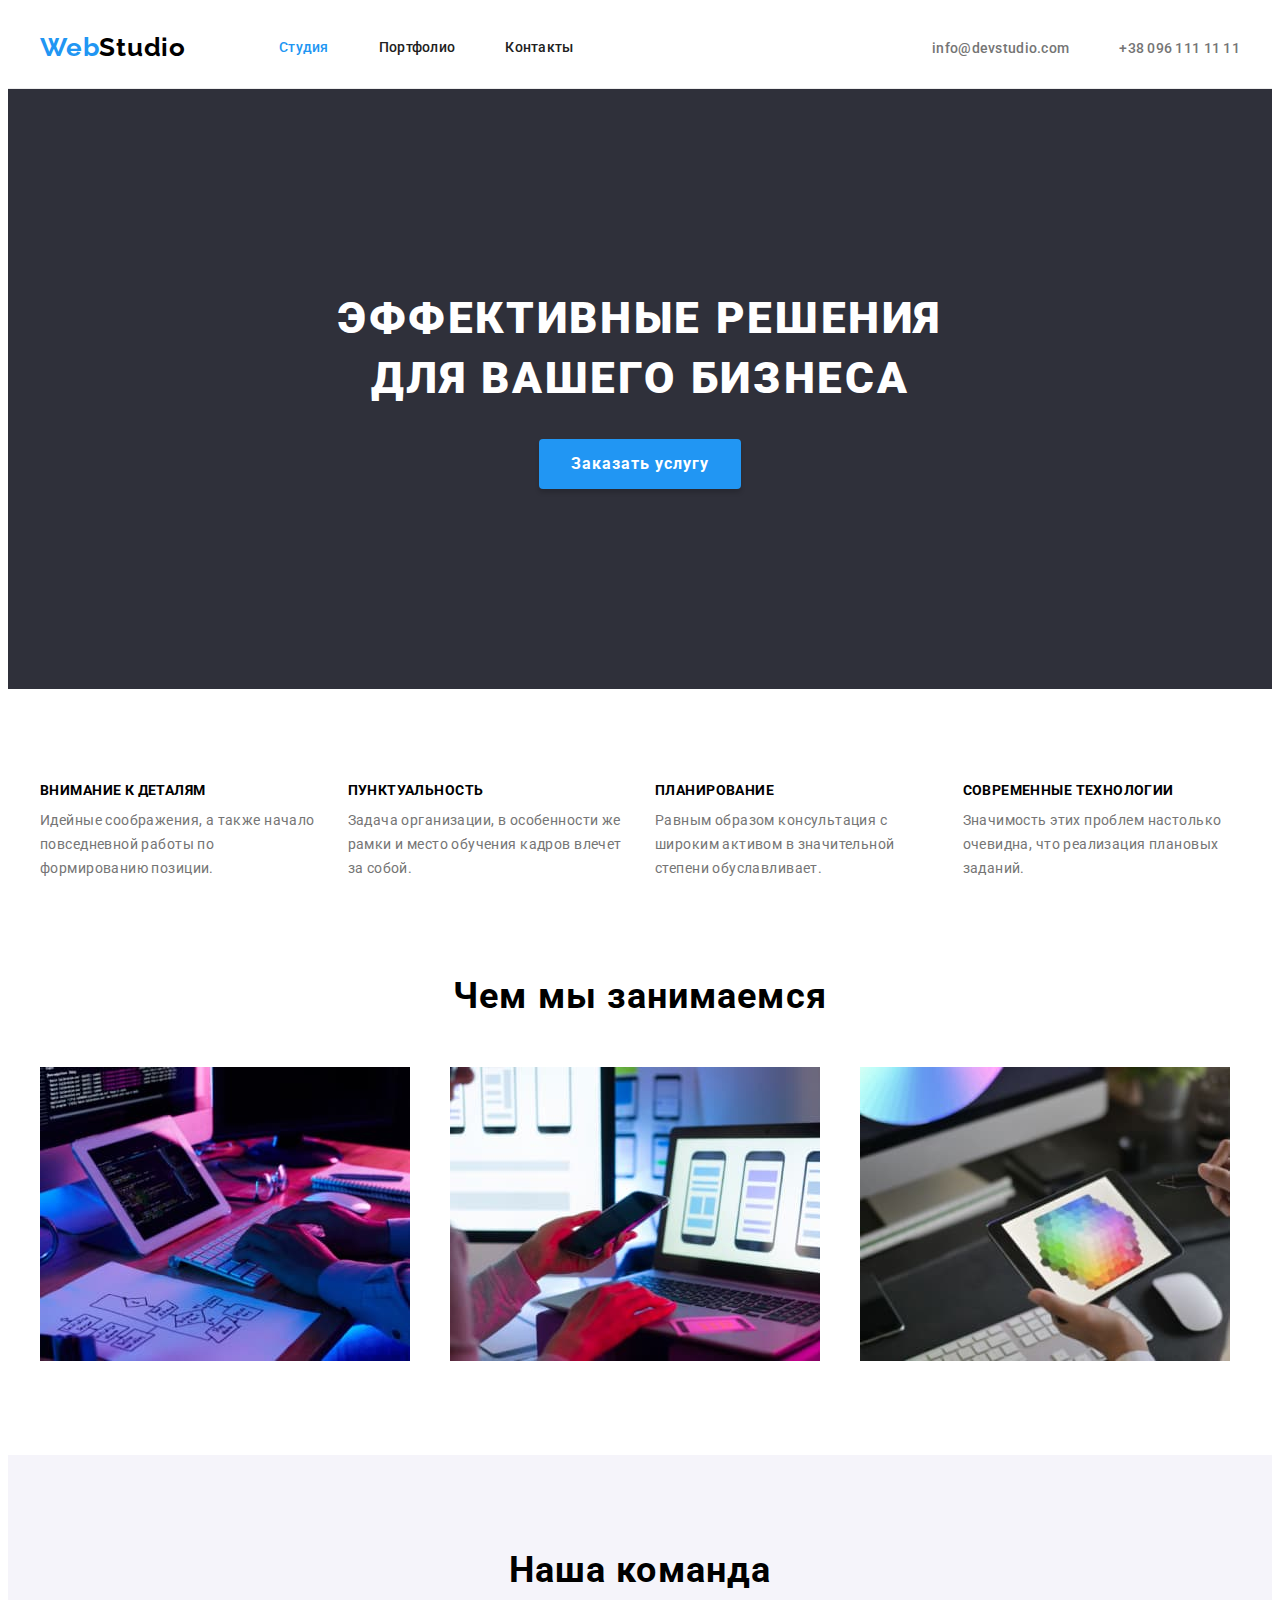
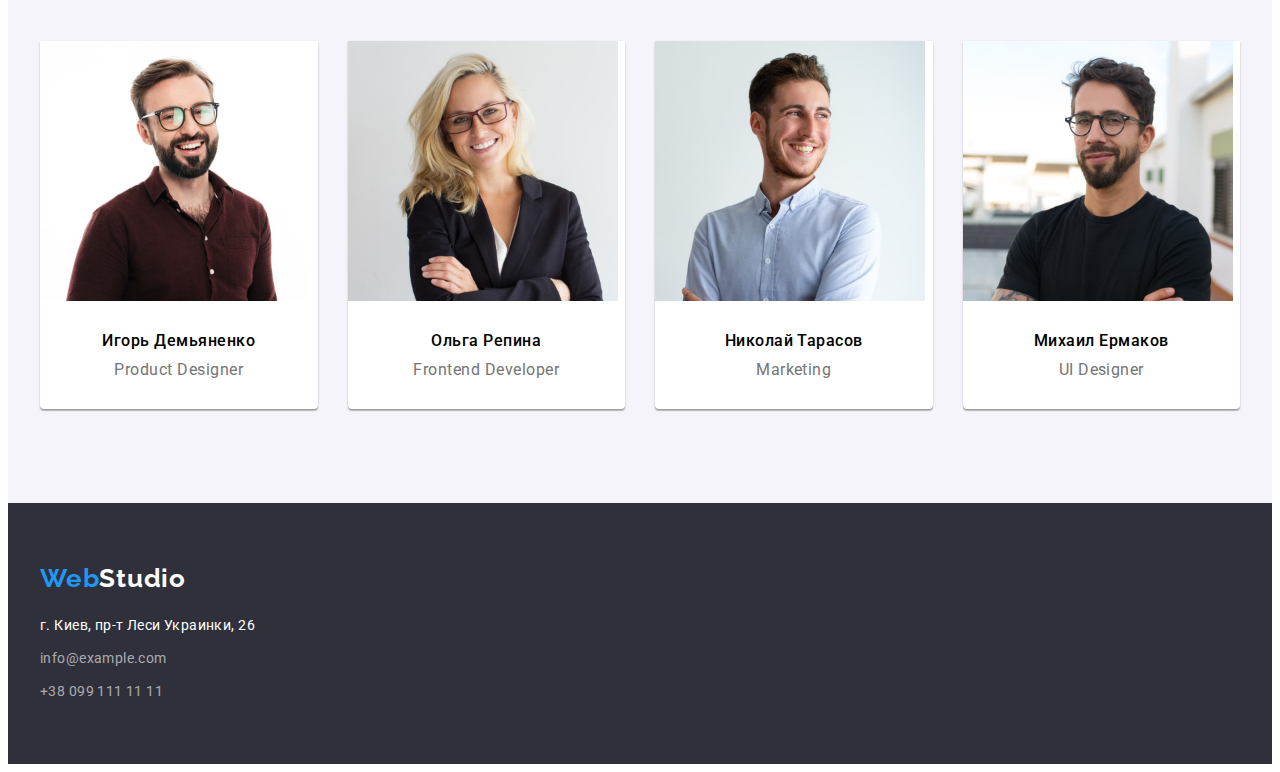
<file: index.html>
<!DOCTYPE html>
<html lang="ru">
  <head>
    <meta charset="UTF-8" />
    <meta http-equiv="X-UA-Compatible" content="IE=edge" />
    <meta name="viewport" content="width=device-width, initial-scale=1.0" />
    <title>WebStudio</title>
    <link rel="preconnect" href="https://fonts.gstatic.com" />
    <link
      href="https://fonts.googleapis.com/css2?family=Raleway:wght@700&family=Roboto:wght@400;500;700;900&display=swap"
      rel="stylesheet"
    />
    <link
      rel="stylesheet"
      href="https://cdnjs.cloudflare.com/ajax/libs/modern-normalize/1.1.0/modern-normalize.min.css"
      integrity="sha512-wpPYUAdjBVSE4KJnH1VR1HeZfpl1ub8YT/NKx4PuQ5NmX2tKuGu6U/JRp5y+Y8XG2tV+wKQpNHVUX03MfMFn9Q=="
      crossorigin="anonymous"
      referrerpolicy="no-referrer"
    />
    <link rel="stylesheet" href="./css/styles.css" />
  </head>

  <body>
    <!--HEADER-->
    <header class="header-section">
      <div class="container header-container">
        <nav class="navigation">
          <a class="header-logo link" href="./"> <span class="logo-accent">Web</span>Studio</a>
          <ul class="menu list">
            <li class="menu-item"><a class="menu-link current link" href="./">Студия</a></li>
            <li class="menu-item">
              <a class="menu-link link" href="./portfolio.html">Портфолио</a>
            </li>
            <li class="menu-item"><a class="menu-link link" href="">Контакты</a></li>
          </ul>
        </nav>
        <ul class="header-contact-list list">
          <li class="header-contact-list-item">
            <a class="header-contact link" href="mailto:info@devstudio.com">info@devstudio.com</a>
          </li>
          <li class="header-contact-list-item">
            <a class="header-contact link" href="tel:+380961111111">+38 096 111 11 11</a>
          </li>
        </ul>
      </div>
    </header>

    <main>
      <!--HERO-->
      <section class="hero-section section">
        <div class="container">
          <h1 class="hero-title">Эффективные решения для вашего бизнеса</h1>
          <button type="button" class="hero-button">Заказать услугу</button>
        </div>
      </section>

      <!--FEATURES-->
      <section class="features-section section">
        <div class="container">
          <h2 class="visually-hidden">Преимущества</h2>
          <ul class="feature-list list">
            <li class="feature-item">
              <h3 class="feature-title">Внимание к деталям</h3>
              <p class="feature-description">
                Идейные соображения, а также начало повседневной работы по формированию позиции.
              </p>
            </li>
            <li class="feature-item">
              <h3 class="feature-title">Пунктуальность</h3>
              <p class="feature-description">
                Задача организации, в особенности же рамки и место обучения кадров влечет за собой.
              </p>
            </li>

            <li class="feature-item">
              <h3 class="feature-title">Планирование</h3>
              <p class="feature-description">
                Равным образом консультация с широким активом в значительной степени обуславливает.
              </p>
            </li>
            <li class="feature-item">
              <h3 class="feature-title">Современные технологии</h3>
              <p class="feature-description">
                Значимость этих проблем настолько очевидна, что реализация плановых заданий.
              </p>
            </li>
          </ul>
        </div>
      </section>

      <!--WHAT WE DO-->
      <section class="what-we-do-section section">
        <div class="container">
          <h2 class="sections-title">Чем мы занимаемся</h2>
          <ul class="what-we-do-list list">
            <li class="what-we-do-item">
              <img src="./images/features/dev.jpg" alt="верстка сайта" width="370" height="294" />
            </li>
            <li class="what-we-do-item">
              <img src="./images/features/adj.jpg" alt="адаптация сайта" width="370" height="294" />
            </li>
            <li class="what-we-do-item">
              <img src="./images/features/design.jpg" alt="дизайн сайта" width="370" height="294" />
            </li>
          </ul>
        </div>
      </section>

      <!--OUR TEAM-->
      <section class="our-team-section section">
        <div class="container">
          <h2 class="sections-title">Наша команда</h2>
          <ul class="our-team-list list">
            <li class="our-team-item">
              <img src="./images/our-team/ihor.jpg" alt="фото парня" width="270" height="260" />
              <div class="person-info">
                <h3 class="our-team-names">Игорь Демьяненко</h3>
                <p class="our-team-description" lang="en">Product Designer</p>
              </div>
            </li>
            <li class="our-team-item">
              <img src="./images/our-team/olga.jpg" alt="фото девушки" width="270" height="260" />
              <div class="person-info">
                <h3 class="our-team-names">Ольга Репина</h3>
                <p class="our-team-description" lang="en">Frontend Developer</p>
              </div>
            </li>
            <li class="our-team-item">
              <img src="./images/our-team/nick.jpg" alt="фото парня" width="270" height="260" />
              <div class="person-info">
                <h3 class="our-team-names">Николай Тарасов</h3>
                <p class="our-team-description" lang="en">Marketing</p>
              </div>
            </li>
            <li class="our-team-item">
              <img src="./images/our-team/mihail.jpg" alt="фото парня" width="270" height="260" />
              <div class="person-info">
                <h3 class="our-team-names">Михаил Ермаков</h3>
                <p class="our-team-description" lang="en">UI Designer</p>
              </div>
            </li>
          </ul>
        </div>
      </section>
    </main>

    <!--FOOTER-->
    <footer class="footer-section">
      <div class="container">
        <a class="footer-logo link" href="./"> <span class="logo-accent">Web</span>Studio</a>
        <address class="footer-address-section">
          <ul class="footer-address-list list">
            <li class="footer-address-item">
              <a
                class="footer-address-post link"
                href="https://goo.gl/maps/CfjwrtbsuqmBoHMV6"
                target="_blank"
                rel="noopener noreferrer"
              >
                г. Киев, пр-т Леси Украинки, 26</a
              >
            </li>
            <li class="footer-address-item">
              <a class="footer-address-link link" href="mailto:info@example.com"
                >info@example.com</a
              >
            </li>
            <li class="footer-address-item">
              <a class="footer-address-link link" href="tel:+380991111111">+38 099 111 11 11</a>
            </li>
          </ul>
        </address>
      </div>
    </footer>
  </body>
</html>
</file>
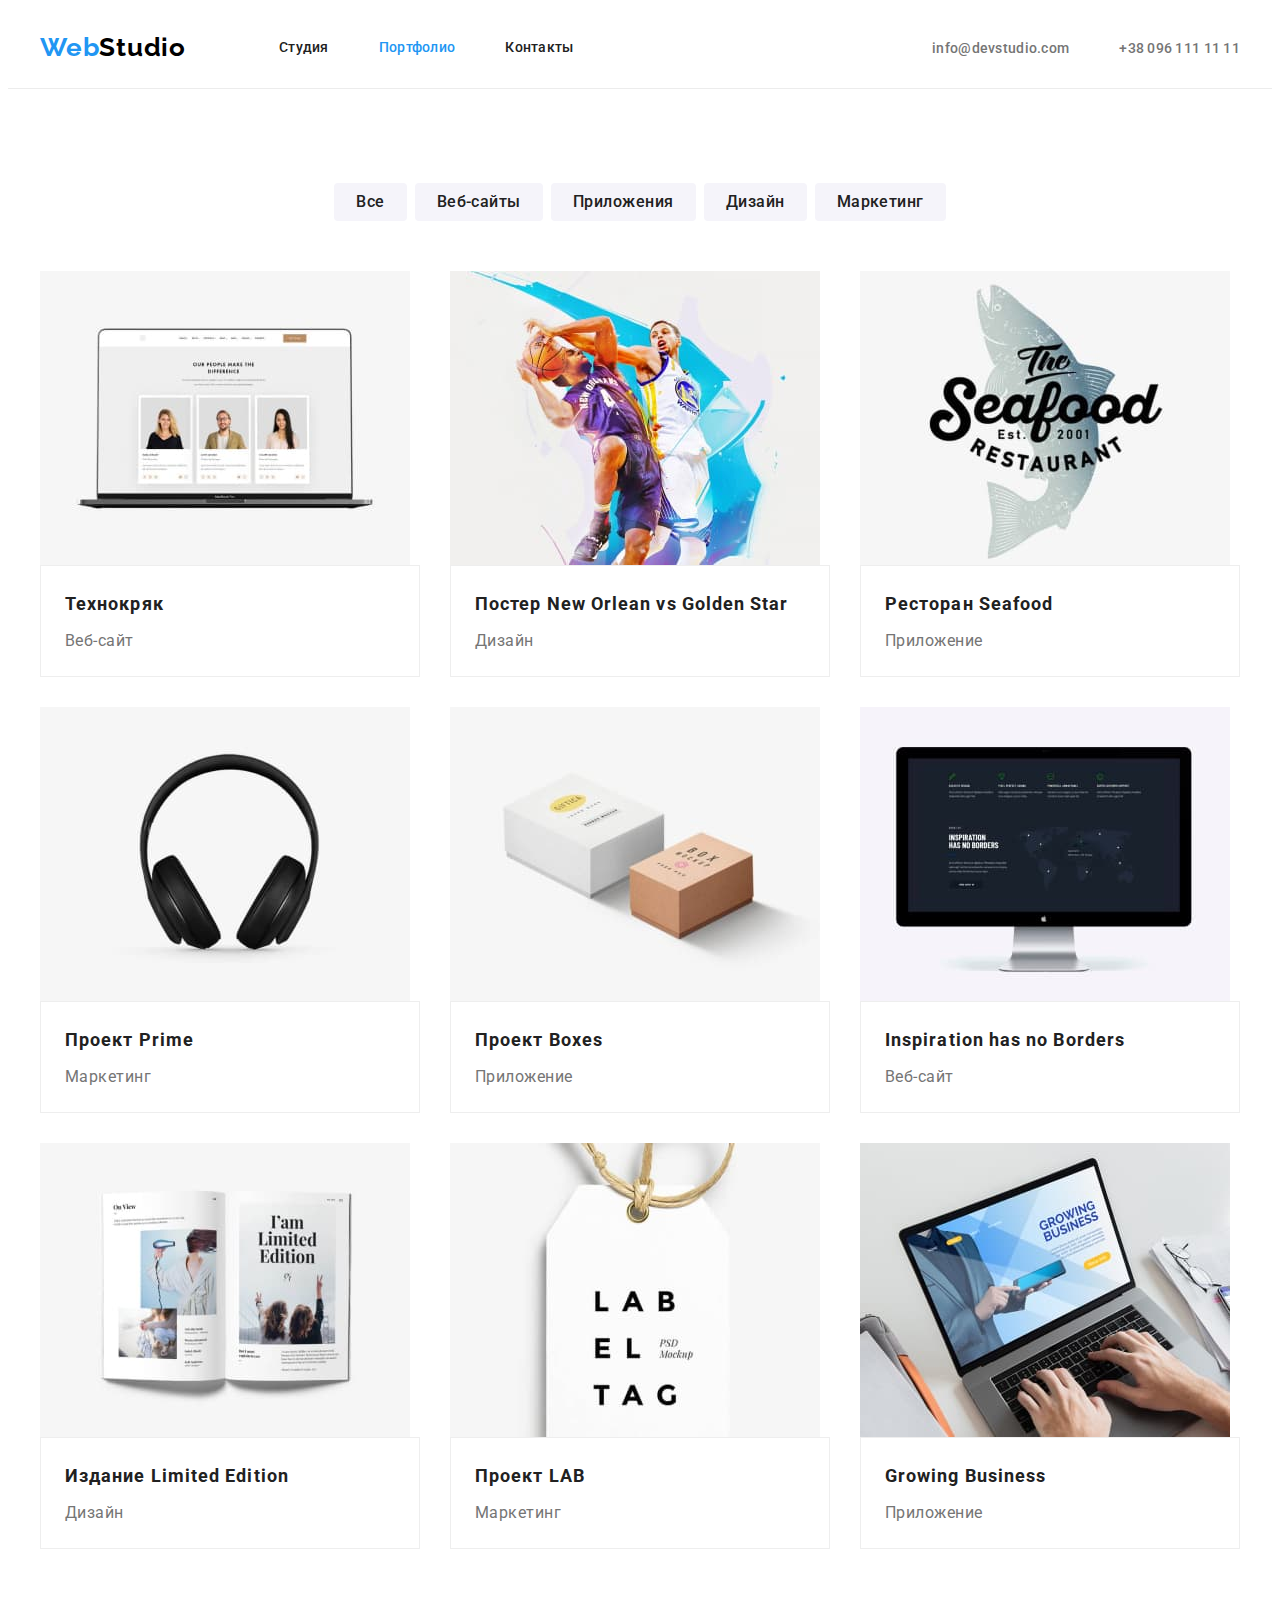
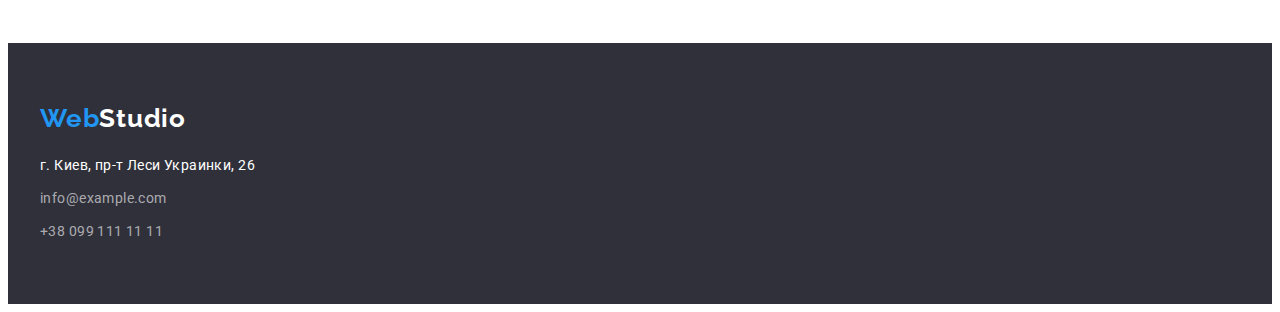
<file: portfolio.html>
<!DOCTYPE html>
<html lang="ru">
  <head>
    <meta charset="UTF-8" />
    <meta http-equiv="X-UA-Compatible" content="IE=edge" />
    <meta name="viewport" content="width=device-width, initial-scale=1.0" />
    <title>WebStudio</title>
    <link rel="preconnect" href="https://fonts.gstatic.com" />
    <link
      href="https://fonts.googleapis.com/css2?family=Raleway:wght@700&family=Roboto:wght@400;500;700;900&display=swap"
      rel="stylesheet"
    />
    <link
      rel="stylesheet"
      href="https://cdnjs.cloudflare.com/ajax/libs/modern-normalize/1.1.0/modern-normalize.min.css"
      integrity="sha512-wpPYUAdjBVSE4KJnH1VR1HeZfpl1ub8YT/NKx4PuQ5NmX2tKuGu6U/JRp5y+Y8XG2tV+wKQpNHVUX03MfMFn9Q=="
      crossorigin="anonymous"
      referrerpolicy="no-referrer"
    />
    <link rel="stylesheet" href="./css/styles.css" />
  </head>

  <body>
    <!--HEADER-->
    <header class="header-section">
      <div class="container header-container">
        <nav class="navigation">
          <a class="header-logo link" href="./"> <span class="logo-accent">Web</span>Studio</a>
          <ul class="menu list">
            <li class="menu-item"><a class="menu-link link" href="./">Студия</a></li>
            <li class="menu-item">
              <a class="menu-link current link" href="./portfolio.html">Портфолио</a>
            </li>
            <li class="menu-item"><a class="menu-link link" href="">Контакты</a></li>
          </ul>
        </nav>
        <ul class="header-contact-list list">
          <li class="header-contact-list-item">
            <a class="header-contact link" href="mailto:info@devstudio.com">info@devstudio.com</a>
          </li>
          <li class="header-contact-list-item">
            <a class="header-contact link" href="tel:+380961111111">+38 096 111 11 11</a>
          </li>
        </ul>
      </div>
    </header>

    <main>
      <!--PORTFOLIO-->
      <section class="portfolio-section section">
        <div class="container">
          <h1 class="visually-hidden">Портфолио</h1>
          <!-- FILTERS -->
          <ul class="portfolio-filter-list list">
            <li class="portfolio-filter-item">
              <button class="portfolio-filter-button" type="button">Все</button>
            </li>
            <li class="portfolio-filter-item">
              <button class="portfolio-filter-button" type="button">Веб-сайты</button>
            </li>
            <li class="portfolio-filter-item">
              <button class="portfolio-filter-button" type="button">Приложения</button>
            </li>
            <li class="portfolio-filter-item">
              <button class="portfolio-filter-button" type="button">Дизайн</button>
            </li>
            <li class="portfolio-filter-item">
              <button class="portfolio-filter-button" type="button">Маркетинг</button>
            </li>
          </ul>
          <!-- WORKS LIST -->
          <ul class="portfolio-works-list list">
            <li class="portfolio-works-item">
              <a class="portfolio-works-link link" href=""
                ><img
                  src="./images/portfolio-page/tehnokrak.jpg"
                  alt="ноутбук с открытым сайтом"
                  width="370"
                  height="294"
                />
                <div class="works-info">
                  <h2 class="portfolio-works-title">Технокряк</h2>
                  <p class="portfolio-works-description">Веб-сайт</p>
                </div></a
              >
            </li>
            <li class="portfolio-works-item">
              <a class="portfolio-works-link link" href=""
                ><img
                  src="./images/portfolio-page/new-orlean-vs.jpg"
                  alt="два баскетболиста в прыжке"
                  width="370"
                  height="294"
                />
                <div class="works-info">
                  <h2 class="portfolio-works-title">
                    Постер <span lang="en">New Orlean vs Golden Star</span>
                  </h2>
                  <p class="portfolio-works-description">Дизайн</p>
                </div></a
              >
            </li>
            <li class="portfolio-works-item">
              <a class="portfolio-works-link link" href=""
                ><img
                  src="./images/portfolio-page/sea-food.jpg"
                  alt="изображение рыбы и название ресторана"
                  width="370"
                  height="294"
                />
                <div class="works-info">
                  <h2 class="portfolio-works-title">Ресторан <span lang="en">Seafood</span></h2>
                  <p class="portfolio-works-description">Приложение</p>
                </div></a
              >
            </li>
            <li class="portfolio-works-item">
              <a class="portfolio-works-link link" href=""
                ><img
                  src="./images/portfolio-page/prime.jpg"
                  alt="накладные наушники"
                  width="370"
                  height="294"
                />
                <div class="works-info">
                  <h2 class="portfolio-works-title">Проект Prime</h2>
                  <p class="portfolio-works-description">Маркетинг</p>
                </div></a
              >
            </li>
            <li class="portfolio-works-item">
              <a class="portfolio-works-link link" href=""
                ><img
                  src="./images/portfolio-page/boxes.jpg"
                  alt="две коробки"
                  width="370"
                  height="294"
                />
                <div class="works-info">
                  <h2 class="portfolio-works-title">Проект Boxes</h2>
                  <p class="portfolio-works-description">Приложение</p>
                </div></a
              >
            </li>
            <li class="portfolio-works-item">
              <a class="portfolio-works-link link" href=""
                ><img
                  src="./images/portfolio-page/no-borders.jpg"
                  alt="монитор компьютера"
                  width="370"
                  height="294"
                />
                <div class="works-info">
                  <h2 class="portfolio-works-title">Inspiration has no Borders</h2>
                  <p class="portfolio-works-description">Веб-сайт</p>
                </div></a
              >
            </li>
            <li class="portfolio-works-item">
              <a class="portfolio-works-link link" href=""
                ><img
                  src="./images/portfolio-page/limited-edition.jpg"
                  alt="раскрытый журнал с фото"
                  width="370"
                  height="294"
                />
                <div class="works-info">
                  <h2 class="portfolio-works-title">Издание Limited Edition</h2>
                  <p class="portfolio-works-description">Дизайн</p>
                </div></a
              >
            </li>
            <li class="portfolio-works-item">
              <a class="portfolio-works-link link" href=""
                ><img
                  src="./images/portfolio-page/lab.jpg"
                  alt="лейбл на веревке"
                  width="370"
                  height="294"
                />
                <div class="works-info">
                  <h2 class="portfolio-works-title">Проект LAB</h2>
                  <p class="portfolio-works-description">Маркетинг</p>
                </div></a
              >
            </li>
            <li class="portfolio-works-item">
              <a class="portfolio-works-link link" href=""
                ><img
                  src="./images/portfolio-page/growing-business.jpg"
                  alt="человек набирает текст на ноутбуке"
                  width="370"
                  height="294"
                />
                <div class="works-info">
                  <h2 class="portfolio-works-title">Growing Business</h2>
                  <p class="portfolio-works-description">Приложение</p>
                </div></a
              >
            </li>
          </ul>
        </div>
      </section>
    </main>

    <!--FOOTER-->
    <footer class="footer-section">
      <div class="container">
        <a class="footer-logo link" href="./"> <span class="logo-accent">Web</span>Studio</a>
        <address class="footer-address-section">
          <ul class="footer-address-list list">
            <li class="footer-address-item">
              <a
                class="footer-address-post link"
                href="https://goo.gl/maps/CfjwrtbsuqmBoHMV6"
                target="_blank"
                rel="noopener noreferrer"
              >
                г. Киев, пр-т Леси Украинки, 26</a
              >
            </li>
            <li class="footer-address-item">
              <a class="footer-address-link link" href="mailto:info@example.com"
                >info@example.com</a
              >
            </li>
            <li class="footer-address-item">
              <a class="footer-address-link link" href="tel:+380991111111">+38 099 111 11 11</a>
            </li>
          </ul>
        </address>
      </div>
    </footer>
  </body>
</html>
</file>
<file: css/styles.css>
:root {
  --primary-white-color: #ffffff;
  --dark-bg-color: #2f303a;
  --light-bg-color: #f5f4fa;
  --primary-text-color: #212121;
  --secondary-text-color: #757575;
  --accent-color: #2196f3;
  --main-font: 'Roboto', sans-serif;
}

h1,
h2,
h3,
h4,
h5,
h6,
p {
  margin-top: 0;
  margin-bottom: 0;
}

ul,
ol {
  margin-top: 0;
  margin-bottom: 0;
  padding-left: 0;
}

img {
  display: block;
}

.link {
  text-decoration: none;
}

.list {
  list-style: none;
}

.visually-hidden {
  position: absolute;
  width: 1px;
  height: 1px;
  margin: -1px;
  padding: 0;
  overflow: hidden;
  border: 0;
  clip: rect(0 0 0 0);
}

body {
  font-family: var(--main-font);
  font-style: normal;
  font-weight: 400;
}

/* ========COMPONENTS========= */

.logo-accent {
  color: var(--accent-color);
}

.container {
  width: 1200px;
  margin: 0 auto;
  padding-left: 15px;
  padding-right: 15px;
}

.section {
  padding-top: 94px;
  padding-bottom: 94px;
}

.sections-title {
  margin-bottom: 50px;

  font-weight: bold;
  font-size: 36px;
  line-height: 1.17;
  text-align: center;
  letter-spacing: 0.03em;
}

/* ========HEADER========= */
.header-section {
  background-color: var(--primary-white-color);
  padding-top: 24px;
  padding-bottom: 25px;
  border-bottom: 1px solid #ececec;
}

.header-container {
  display: flex;
  align-items: center;
}

.navigation {
  display: flex;
  align-items: center;
}

.header-logo {
  margin-right: 93px;

  font-family: 'Raleway', sans-serif;
  font-weight: 700;
  font-size: 26px;
  line-height: 1.2;
  letter-spacing: 0.03em;

  color: #000000;
}

.menu {
  display: flex;
  font-size: 14px;
}

.menu-item:not(:last-child) {
  margin-right: 50px;
}

.menu-link {
  font-weight: 500;
  font-size: 14px;
  line-height: 1.14;
  letter-spacing: 0.02em;

  color: var(--primary-text-color);
}

.menu-link.current {
  color: var(--accent-color);
}

.menu-link:hover,
.menu-link:focus {
  color: var(--accent-color);
}
.header-contact-list {
  display: flex;
  align-items: center;
  margin-left: auto;
}

.header-contact-list-item:not(:last-child) {
  margin-right: 50px;
}

.header-contact {
  font-weight: 500;
  font-size: 14px;
  line-height: 1.14;
  letter-spacing: 0.02em;

  color: var(--secondary-text-color);
}

.header-contact:hover,
.header-contact:focus {
  color: var(--accent-color);
}
/* ======= END HEADER ======== */

/* ========HERO========= */

.hero-section {
  background-color: var(--dark-bg-color);
  align-items: center;
  text-align: center;
  padding-top: 200px;
  padding-bottom: 200px;
}

.hero-title {
  display: block;
  max-width: 696px;
  /* padding-top: 200px; */
  margin-right: auto;
  margin-bottom: 30px;
  margin-left: auto;

  font-weight: 900;
  font-size: 44px;
  line-height: 1.36;
  letter-spacing: 0.06em;
  text-transform: uppercase;

  color: var(--primary-white-color);
}

.hero-button {
  /* margin-bottom: 200px; */
  padding: 10px 32px;
  border: none;
  box-shadow: 0px 4px 4px rgba(0, 0, 0, 0.15);
  border-radius: 4px;

  font-family: var(--main-font);
  font-weight: 700;
  font-size: 16px;
  line-height: 1.87;
  letter-spacing: 0.06em;

  color: var(--primary-white-color);
  background-color: var(--accent-color);

  cursor: pointer;
}

.hero-button:hover,
.hero-button:focus {
  background-color: #188ce8;
}

/* ======== END HERO ========= */

/* ======== FEATURES ========= */

.features-section {
  background-color: var(--primary-white-color);
  padding-bottom: 47px;
}

.feature-list {
  display: flex;
  flex-wrap: wrap;
  margin-top: -30px;
  margin-left: -30px;
  border: none;
}

.feature-item {
  margin-top: 30px;
  margin-left: 30px;
  flex-basis: calc((100% - 120px) / 4);
}
.feature-title {
  margin-bottom: 10px;

  font-weight: bold;
  font-size: 14px;
  line-height: 1.14;
  letter-spacing: 0.03em;
  text-transform: uppercase;
}

.feature-description {
  font-weight: normal;
  font-size: 14px;
  line-height: 1.71;
  letter-spacing: 0.03em;

  color: var(--secondary-text-color);
}

/* ======== END FEATURES ========= */

/* ======== WHAT WE DO ========= */

.what-we-do-section {
  background-color: var(--primary-white-color);
  padding-top: 47px;
}

.what-we-do-list {
  display: flex;
  flex-wrap: wrap;
  margin-top: -30px;
  margin-left: -30px;
}

.what-we-do-item {
  margin-top: 30px;
  margin-left: 30px;
  flex-basis: calc((100% - 90px) / 3);
}

/* ======== END WHAT WE DO ========= */

/* ======== OUR TEAM ========= */

.our-team-section {
  background-color: var(--light-bg-color);
}

.our-team-list {
  display: flex;
  flex-wrap: wrap;
  margin-top: -30px;
  margin-left: -30px;
}

.our-team-item {
  margin-top: 30px;
  margin-left: 30px;
  flex-basis: calc((100% - 120px) / 4);

  background-color: var(--primary-white-color);
  box-shadow: 0px 1px 3px rgba(0, 0, 0, 0.12), 0px 1px 1px rgba(0, 0, 0, 0.14),
    0px 2px 1px rgba(0, 0, 0, 0.2);
  border-radius: 0px 0px 4px 4px;
}

.person-info {
  padding-top: 30px;
  padding-bottom: 30px;
}
.our-team-names {
  font-weight: 500;
  font-size: 16px;
  line-height: 1.19;
  text-align: center;
  letter-spacing: 0.03em;
}

.our-team-description {
  margin-top: 10px;

  font-weight: normal;
  font-size: 16px;
  line-height: 1.19;
  text-align: center;
  letter-spacing: 0.03em;

  color: var(--secondary-text-color);
}

/* ======== END OUR TEAM ========= */

/* ======== FOOTER ========= */
.footer-section {
  background-color: var(--dark-bg-color);
  padding-top: 60px;
  padding-bottom: 60px;
}

.footer-logo {
  display: block;
  /* width: 145px;
  margin-right: auto; */
  margin-bottom: 20px;

  font-family: 'Raleway', sans-serif;
  font-style: normal;
  font-weight: bold;
  font-size: 26px;
  line-height: 1.19;
  letter-spacing: 0.03em;

  color: var(--primary-white-color);
}

.footer-address-section {
  font-style: normal;
}

.footer-address-item:not(:last-child) {
  margin-bottom: 9px;
}
.footer-address-post {
  font-weight: 400;
  font-size: 14px;
  line-height: 1.71;
  letter-spacing: 0.03em;

  color: var(--primary-white-color);
}

.footer-address-post:hover,
.footer-address-post:focus {
  color: var(--accent-color);
}

.footer-address-link {
  font-weight: 400;
  font-size: 14px;
  line-height: 1.71;
  letter-spacing: 0.03em;

  color: rgba(255, 255, 255, 0.6);
}

.footer-address-link:hover,
.footer-address-link:focus {
  color: var(--accent-color);
}

/* ======== END FOOTER ========= */

/* ======== PORTFOLIO ========= */

.portfolio-section {
  background-color: var(--primary-white-color);
}

/* ======== FILTERS ========= */
.portfolio-filter-list {
  display: flex;
  justify-content: center;
  margin-bottom: 50px;
}
.portfolio-filter-item {
  margin-right: 8px;
}
.portfolio-filter-button {
  padding: 6px 22px;
  border: none;
  border-radius: 4px;

  font-family: var(--main-font);
  font-weight: 500;
  font-size: 16px;
  line-height: 1.62;
  text-align: center;
  letter-spacing: 0.03em;
  cursor: pointer;

  color: var(--primary-text-color);
  background-color: var(--light-bg-color);
}
.portfolio-filter-item:last-child {
  margin-right: 0;
}

.portfolio-filter-button:hover,
.portfolio-filter-button:focus {
  color: var(--primary-white-color);
  background-color: var(--accent-color);
  box-shadow: 0px 3px 1px rgba(0, 0, 0, 0.1), 0px 1px 2px rgba(0, 0, 0, 0.08),
    0px 2px 2px rgba(0, 0, 0, 0.12);
  border-radius: 4px;
}

/* ======== END FILTERS ========= */

/* ======== WORKS LIST ========= */
.portfolio-section {
  background-color: var(--primary-white-color);
}
.portfolio-works-list {
  display: flex;
  flex-wrap: wrap;
  margin-top: -30px;
  margin-left: -30px;
}

.portfolio-works-item {
  margin-top: 30px;
  margin-left: 30px;
  flex-basis: calc((100% - 90px) / 3);
}

.works-info {
  padding: 20px 24px;
  background: var(--primary-white-color);

  border: 1px solid #eeeeee;
}
.portfolio-works-title {
  margin-bottom: 4px;
  font-weight: 700;
  font-size: 18px;
  line-height: 2;
  letter-spacing: 0.06em;

  color: var(--primary-text-color);
}

.portfolio-works-description {
  font-weight: 400;
  font-size: 16px;
  line-height: 1.87;
  letter-spacing: 0.03em;

  color: var(--secondary-text-color);
}

/* ======== END WORKS LIST ========= */
</file>
